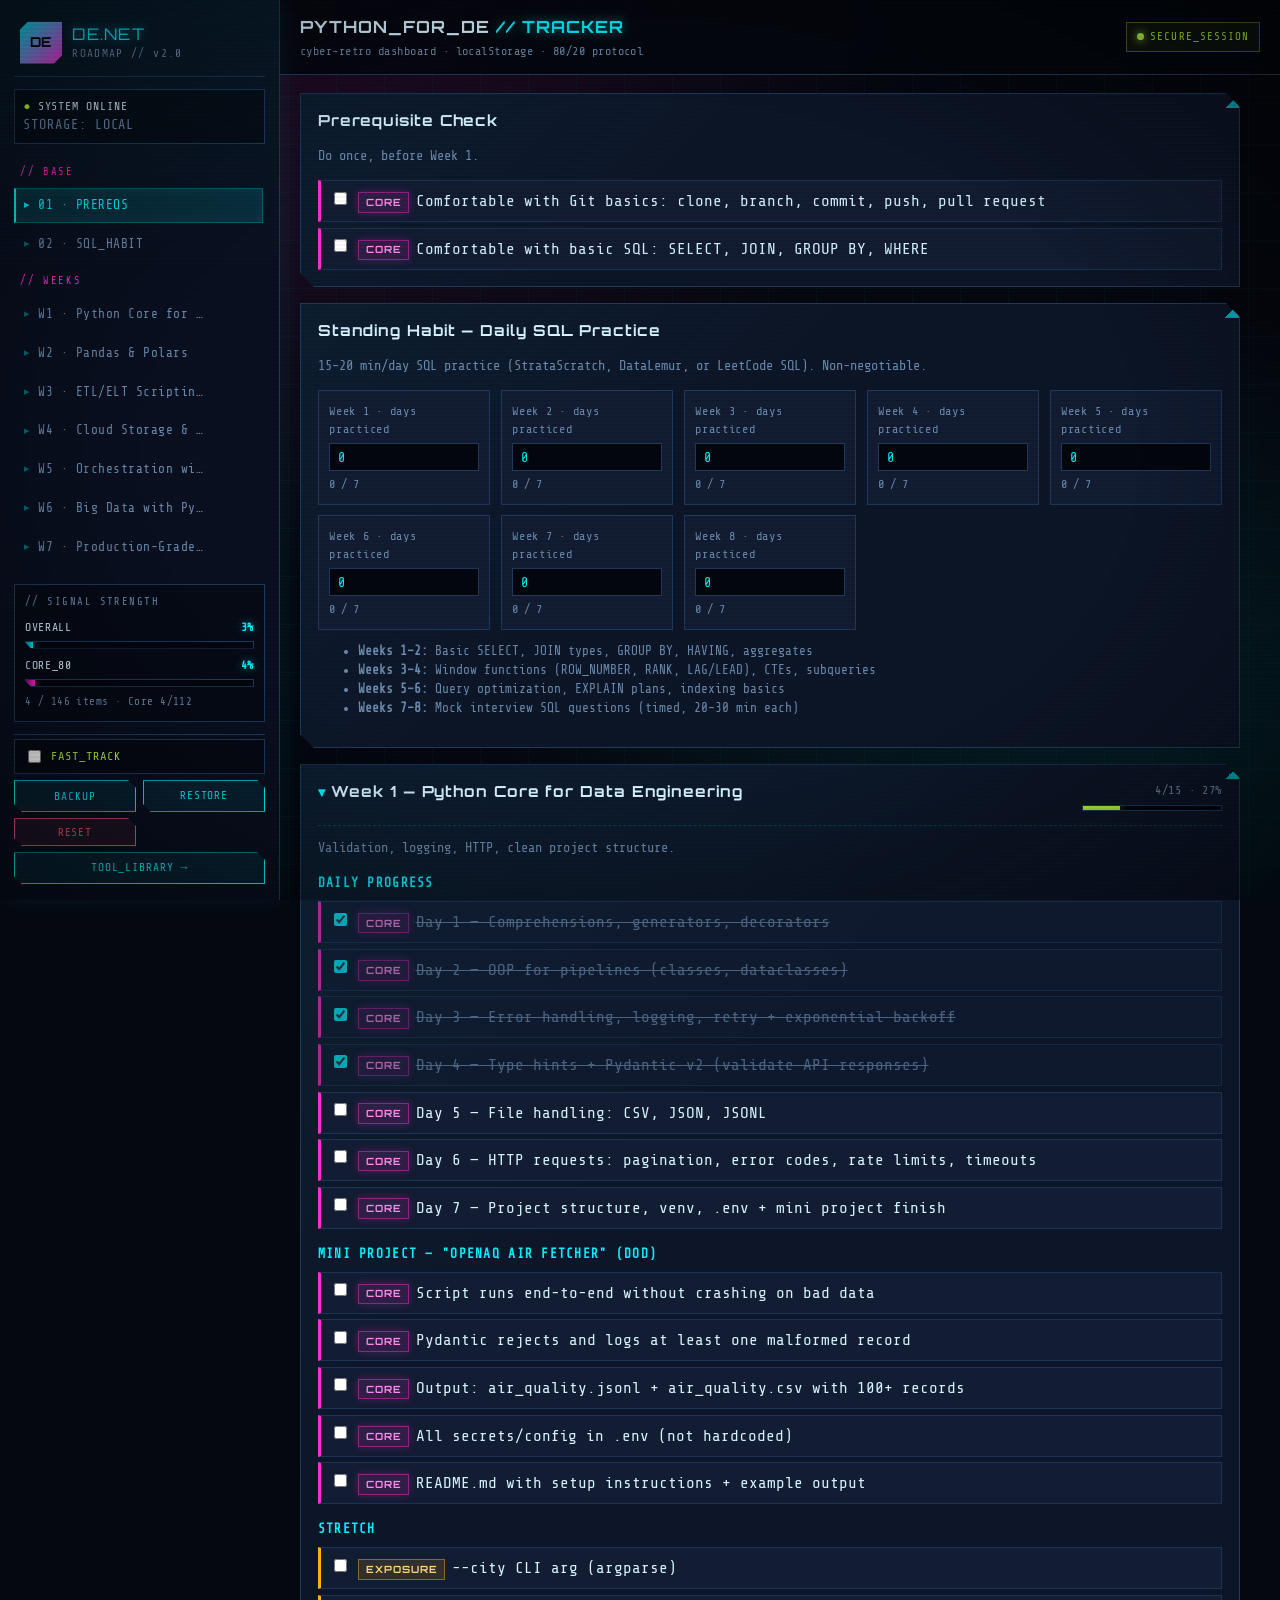
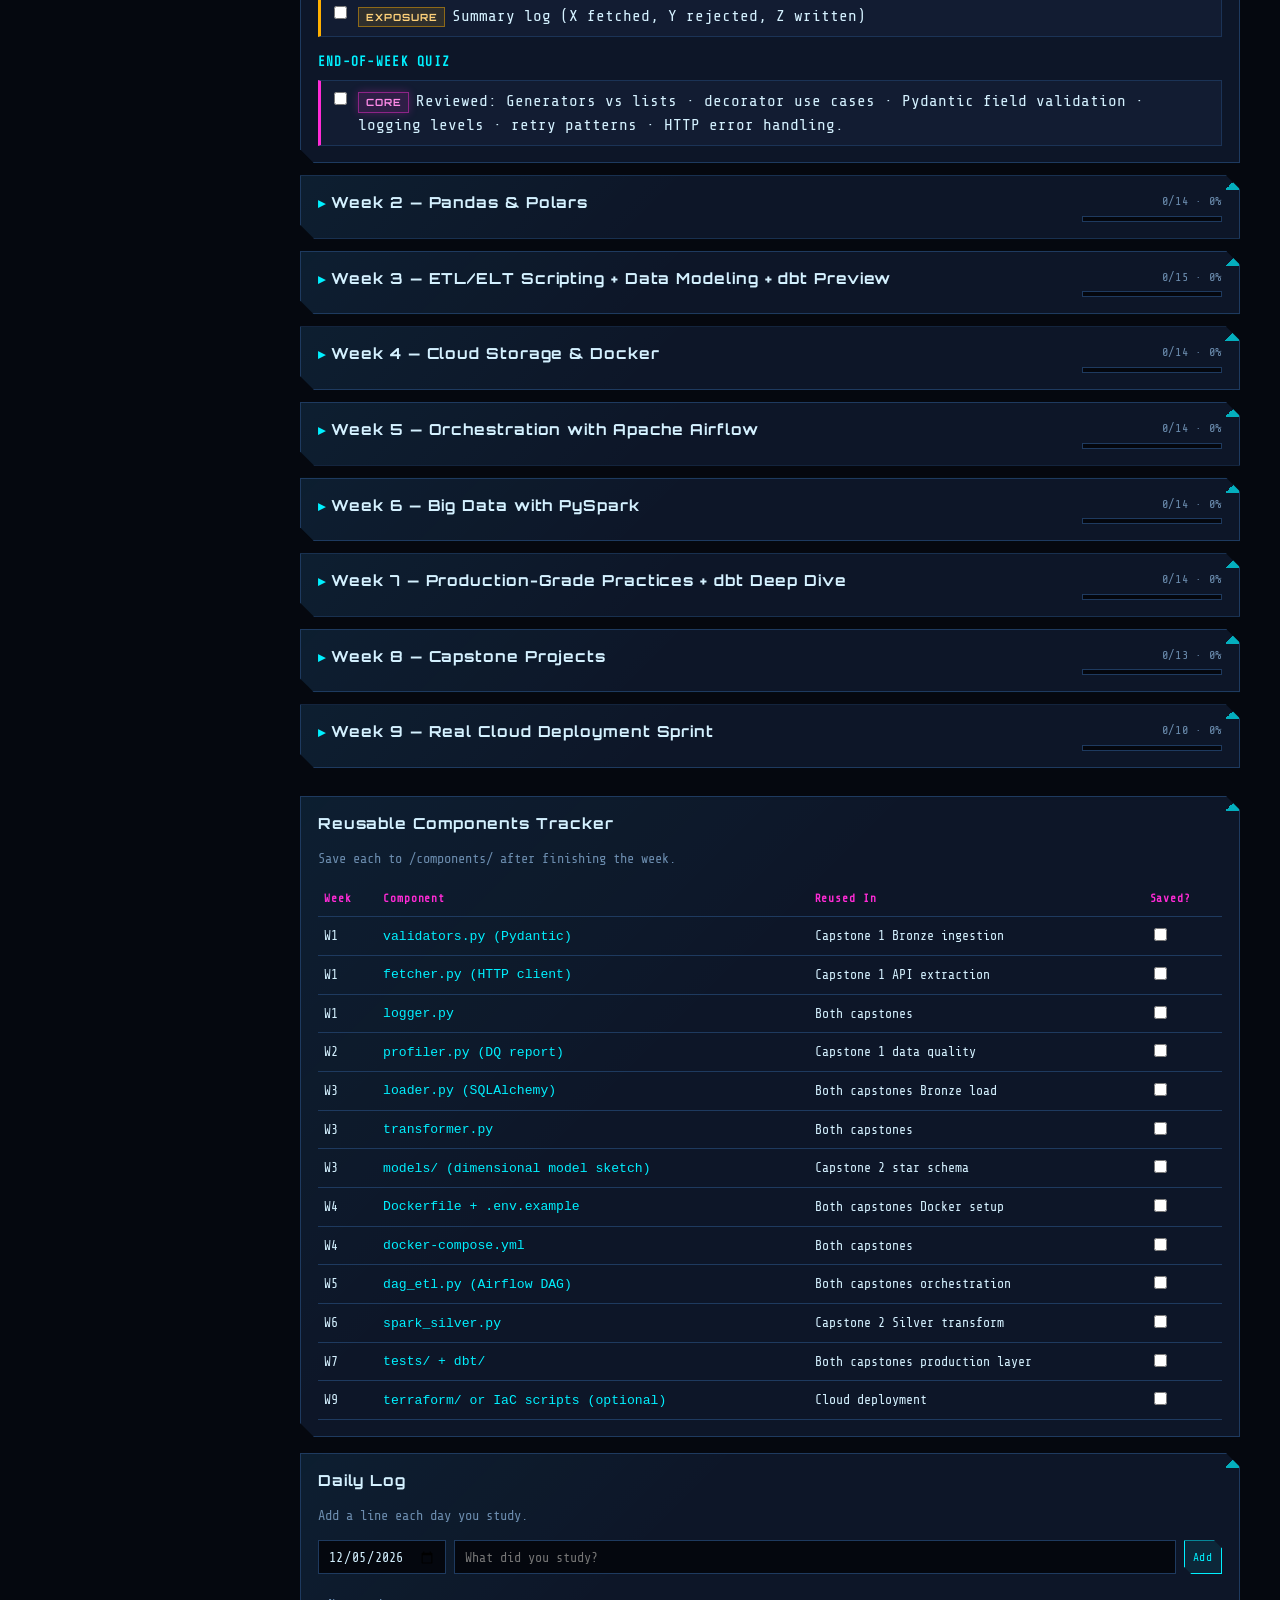
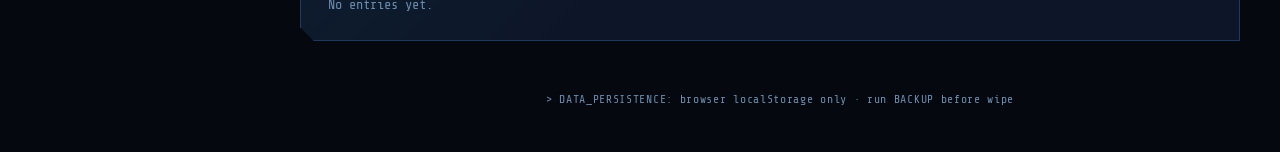
<file: index.html>
<!DOCTYPE html>
<html lang="en">
<head>
  <meta charset="UTF-8" />
  <meta name="viewport" content="width=device-width, initial-scale=1" />
  <title>DE.NET // Progress Tracker</title>
  <link rel="preconnect" href="https://fonts.googleapis.com" />
  <link rel="preconnect" href="https://fonts.gstatic.com" crossorigin />
  <link href="https://fonts.googleapis.com/css2?family=Orbitron:wght@500;700&family=Share+Tech+Mono&display=swap" rel="stylesheet" />
  <link rel="stylesheet" href="style.css" />
</head>
<body>
  <div class="crt-overlay" aria-hidden="true"></div>
  <div class="scanlines" aria-hidden="true"></div>

  <div class="app-shell">
    <aside class="sidebar" id="sidebar">
      <div class="sidebar-brand">
        <div class="brand-mark">DE</div>
        <div class="brand-text">
          <span class="brand-title">DE.NET</span>
          <span class="brand-sub">ROADMAP // v2.0</span>
        </div>
        <button type="button" class="sidebar-close" id="sidebarClose" aria-label="Close menu">✕</button>
      </div>

      <div class="sidebar-status">
        <div class="status-row">
          <span class="blink">●</span> SYSTEM ONLINE
        </div>
        <div class="status-row muted">STORAGE: LOCAL</div>
      </div>

      <nav class="sidebar-nav" id="siteNav"></nav>

      <div class="sidebar-progress">
        <div class="panel-label">// SIGNAL STRENGTH</div>
        <div class="progress-row">
          <div class="progress-label">
            <span>OVERALL</span>
            <strong id="overallPct">0%</strong>
          </div>
          <div class="bar"><div class="bar-fill" id="overallBar"></div></div>
        </div>
        <div class="progress-row">
          <div class="progress-label">
            <span>CORE_80</span>
            <strong id="corePct">0%</strong>
          </div>
          <div class="bar"><div class="bar-fill core" id="coreBar"></div></div>
        </div>
        <p class="progress-meta" id="progressMeta">0 / 0 items</p>
      </div>

      <div class="sidebar-actions">
        <label class="toggle">
          <input type="checkbox" id="fastTrackToggle" />
          <span>FAST_TRACK</span>
        </label>
        <button type="button" id="btnBackup" class="btn">BACKUP</button>
        <label class="btn btn-file">
          RESTORE
          <input type="file" id="restoreFile" accept="application/json,.json" hidden />
        </label>
        <button type="button" id="btnReset" class="btn btn-danger">RESET</button>
        <a class="btn" href="library/index.html" style="grid-column:1/-1;text-decoration:none;display:block;text-align:center">TOOL_LIBRARY →</a>
      </div>
    </aside>

    <div class="sidebar-backdrop" id="sidebarBackdrop" hidden></div>

    <div class="main-wrap">
      <header class="topbar">
        <button type="button" class="menu-btn" id="menuBtn" aria-label="Open menu">☰</button>
        <div class="topbar-copy">
          <h1>PYTHON_FOR_DE <span class="accent">// TRACKER</span></h1>
          <p class="subtitle">cyber-retro dashboard · localStorage · 80/20 protocol</p>
        </div>
        <div class="topbar-chip">
          <span class="chip-dot"></span>
          SECURE_SESSION
        </div>
      </header>

      <main>
        <section id="prereqs" class="card"></section>
        <section id="sqlHabit" class="card"></section>
        <section id="weeks" class="weeks"></section>
        <section id="components" class="card"></section>
        <section id="dailyLog" class="card"></section>
      </main>

      <footer class="site-footer">
        <p>&gt; DATA_PERSISTENCE: browser localStorage only · run BACKUP before wipe</p>
      </footer>
    </div>
  </div>

  <script src="data.js"></script>
  <script src="app.js"></script>
</body>
</html>
</file>
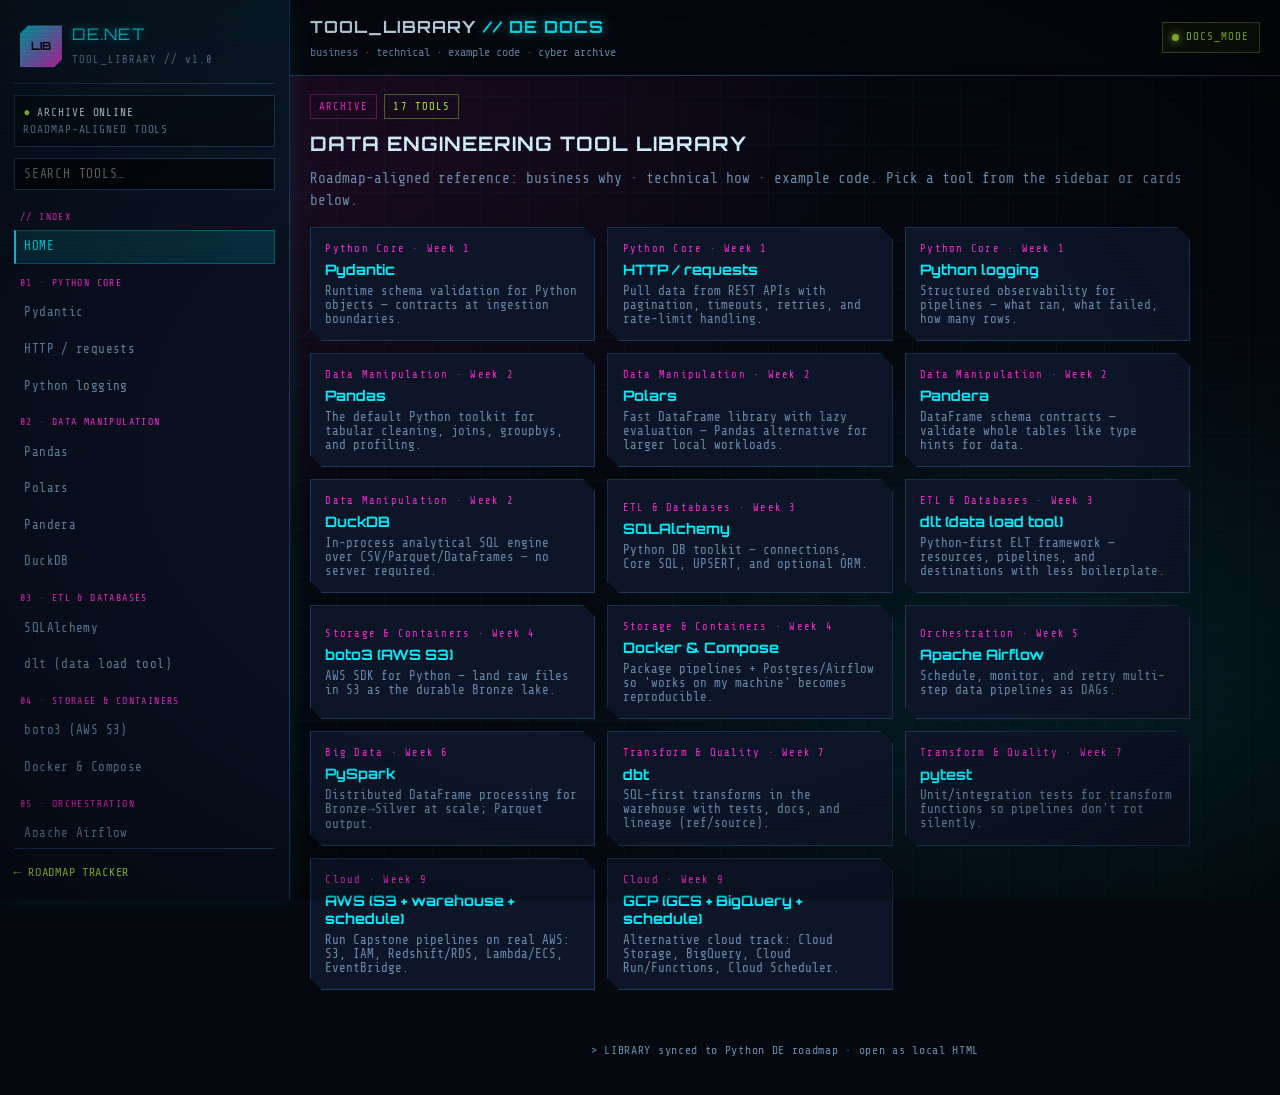
<file: library/index.html>
<!DOCTYPE html>
<html lang="en">
<head>
  <meta charset="UTF-8" />
  <meta name="viewport" content="width=device-width, initial-scale=1" />
  <title>DE.NET // Tool Library</title>
  <link rel="preconnect" href="https://fonts.googleapis.com" />
  <link rel="preconnect" href="https://fonts.gstatic.com" crossorigin />
  <link href="https://fonts.googleapis.com/css2?family=Orbitron:wght@500;700&family=Share+Tech+Mono&display=swap" rel="stylesheet" />
  <link rel="stylesheet" href="library.css" />
</head>
<body>
  <div class="crt-overlay" aria-hidden="true"></div>
  <div class="scanlines" aria-hidden="true"></div>

  <div class="app-shell">
    <aside class="sidebar" id="sidebar">
      <div class="sidebar-brand">
        <div class="brand-mark">LIB</div>
        <div class="brand-text">
          <span class="brand-title">DE.NET</span>
          <span class="brand-sub">TOOL_LIBRARY // v1.0</span>
        </div>
        <button type="button" class="sidebar-close" id="sidebarClose" aria-label="Close menu">✕</button>
      </div>

      <div class="sidebar-status">
        <div class="status-row"><span class="blink">●</span> ARCHIVE ONLINE</div>
        <div class="status-row muted">ROADMAP-ALIGNED TOOLS</div>
      </div>

      <div class="sidebar-search">
        <input type="search" id="searchInput" placeholder="SEARCH TOOLS…" autocomplete="off" />
      </div>

      <nav class="sidebar-nav" id="siteNav"></nav>

      <div class="sidebar-footer-link">
        <a href="../index.html">← ROADMAP TRACKER</a>
      </div>
    </aside>

    <div class="sidebar-backdrop" id="sidebarBackdrop" hidden></div>

    <div class="main-wrap">
      <header class="topbar">
        <button type="button" class="menu-btn" id="menuBtn" aria-label="Open menu">☰</button>
        <div class="topbar-copy">
          <h1>TOOL_LIBRARY <span class="accent">// DE DOCS</span></h1>
          <p class="subtitle">business · technical · example code · cyber archive</p>
        </div>
        <div class="topbar-chip">
          <span class="chip-dot"></span>
          DOCS_MODE
        </div>
      </header>

      <main id="mainContent"></main>

      <footer class="site-footer">
        <p>&gt; LIBRARY synced to Python DE roadmap · open as local HTML</p>
      </footer>
    </div>
  </div>

  <script src="content.js"></script>
  <script src="library-app.js"></script>
</body>
</html>
</file>
<file: style.css>
:root {
  --bg: #05080f;
  --bg-panel: #0a1020;
  --surface: #0d1628;
  --surface-2: #121c32;
  --border: #1e3a5f;
  --border-hot: #00f0ff;
  --text: #d4f1ff;
  --muted: #6b8cae;
  --cyan: #00f0ff;
  --magenta: #ff2bd6;
  --lime: #b8ff3c;
  --amber: #ffb000;
  --core: #ff2bd6;
  --core-bg: rgba(255, 43, 214, 0.12);
  --exposure: #ffb000;
  --exposure-bg: rgba(255, 176, 0, 0.12);
  --accent: #00f0ff;
  --accent-bg: rgba(0, 240, 255, 0.12);
  --success: #b8ff3c;
  --danger: #ff4d6d;
  --sidebar-w: 280px;
  --font-display: "Orbitron", sans-serif;
  --font-mono: "Share Tech Mono", ui-monospace, monospace;
}

* {
  box-sizing: border-box;
}

html {
  scroll-behavior: smooth;
}

body {
  margin: 0;
  font-family: var(--font-mono);
  background: var(--bg);
  color: var(--text);
  line-height: 1.5;
  min-height: 100vh;
  overflow-x: hidden;
}

/* Cyber grid + vignette */
body::before {
  content: "";
  position: fixed;
  inset: 0;
  background:
    linear-gradient(rgba(0, 240, 255, 0.03) 1px, transparent 1px),
    linear-gradient(90deg, rgba(0, 240, 255, 0.03) 1px, transparent 1px),
    radial-gradient(ellipse at 20% 0%, rgba(255, 43, 214, 0.12), transparent 45%),
    radial-gradient(ellipse at 90% 80%, rgba(0, 240, 255, 0.1), transparent 40%),
    var(--bg);
  background-size: 48px 48px, 48px 48px, auto, auto, auto;
  z-index: -2;
  pointer-events: none;
}

.scanlines {
  position: fixed;
  inset: 0;
  background: repeating-linear-gradient(
    0deg,
    transparent,
    transparent 2px,
    rgba(0, 0, 0, 0.12) 2px,
    rgba(0, 0, 0, 0.12) 4px
  );
  pointer-events: none;
  z-index: 50;
  opacity: 0.35;
}

.crt-overlay {
  position: fixed;
  inset: 0;
  background: radial-gradient(ellipse at center, transparent 55%, rgba(0, 0, 0, 0.45) 100%);
  pointer-events: none;
  z-index: 49;
}

/* Layout shell */
.app-shell {
  display: flex;
  min-height: 100vh;
}

.sidebar {
  position: fixed;
  top: 0;
  left: 0;
  width: var(--sidebar-w);
  height: 100vh;
  display: flex;
  flex-direction: column;
  gap: 0.75rem;
  padding: 1rem 0.85rem 1rem;
  background:
    linear-gradient(180deg, rgba(0, 240, 255, 0.06), transparent 30%),
    var(--bg-panel);
  border-right: 1px solid var(--border);
  box-shadow: 4px 0 24px rgba(0, 240, 255, 0.08);
  z-index: 40;
  overflow-y: auto;
}

.sidebar-brand {
  display: flex;
  align-items: center;
  gap: 0.65rem;
  padding: 0.35rem 0.4rem 0.75rem;
  border-bottom: 1px solid var(--border);
}

.brand-mark {
  width: 42px;
  height: 42px;
  display: grid;
  place-items: center;
  font-family: var(--font-display);
  font-weight: 700;
  font-size: 0.85rem;
  color: var(--bg);
  background: linear-gradient(135deg, var(--cyan), var(--magenta));
  clip-path: polygon(8px 0, 100% 0, 100% calc(100% - 8px), calc(100% - 8px) 100%, 0 100%, 0 8px);
  box-shadow: 0 0 16px rgba(0, 240, 255, 0.45);
}

.brand-text {
  display: flex;
  flex-direction: column;
  min-width: 0;
}

.brand-title {
  font-family: var(--font-display);
  font-size: 1rem;
  letter-spacing: 0.08em;
  color: var(--cyan);
  text-shadow: 0 0 10px rgba(0, 240, 255, 0.6);
}

.brand-sub {
  font-size: 0.7rem;
  color: var(--muted);
  letter-spacing: 0.12em;
}

.sidebar-close {
  display: none;
  margin-left: auto;
  background: transparent;
  border: 1px solid var(--border);
  color: var(--muted);
  width: 32px;
  height: 32px;
  cursor: pointer;
  font-family: var(--font-mono);
}

.sidebar-status {
  padding: 0.5rem 0.55rem;
  border: 1px solid var(--border);
  background: rgba(0, 0, 0, 0.35);
  font-size: 0.72rem;
  letter-spacing: 0.08em;
}

.status-row {
  display: flex;
  align-items: center;
  gap: 0.4rem;
}

.status-row .blink {
  color: var(--lime);
  animation: blink 1.4s steps(2, end) infinite;
}

@keyframes blink {
  50% { opacity: 0.2; }
}

.sidebar-nav {
  display: flex;
  flex-direction: column;
  gap: 0.2rem;
  flex: 1;
  min-height: 0;
  overflow-y: auto;
  padding-right: 0.15rem;
}

.nav-group-label {
  margin: 0.55rem 0 0.25rem;
  padding: 0 0.4rem;
  font-size: 0.65rem;
  letter-spacing: 0.16em;
  color: var(--magenta);
  text-transform: uppercase;
}

.sidebar-nav a {
  display: flex;
  align-items: center;
  gap: 0.45rem;
  color: var(--muted);
  text-decoration: none;
  font-size: 0.8rem;
  letter-spacing: 0.04em;
  padding: 0.45rem 0.55rem;
  border: 1px solid transparent;
  border-left: 2px solid transparent;
  transition: color 0.15s, border-color 0.15s, background 0.15s, box-shadow 0.15s;
}

.sidebar-nav a::before {
  content: "▸";
  color: var(--border-hot);
  opacity: 0.4;
  font-size: 0.7rem;
}

.sidebar-nav a:hover,
.sidebar-nav a.active {
  color: var(--cyan);
  background: var(--accent-bg);
  border-color: rgba(0, 240, 255, 0.25);
  border-left-color: var(--cyan);
  box-shadow: inset 0 0 12px rgba(0, 240, 255, 0.08);
}

.sidebar-nav a:hover::before,
.sidebar-nav a.active::before {
  opacity: 1;
}

.sidebar-progress {
  padding: 0.65rem;
  border: 1px solid var(--border);
  background: rgba(0, 0, 0, 0.3);
}

.panel-label {
  font-size: 0.65rem;
  letter-spacing: 0.14em;
  color: var(--muted);
  margin-bottom: 0.55rem;
}

.progress-row + .progress-row {
  margin-top: 0.55rem;
}

.progress-label {
  display: flex;
  justify-content: space-between;
  font-size: 0.72rem;
  letter-spacing: 0.06em;
  margin-bottom: 0.25rem;
}

.progress-label strong {
  color: var(--cyan);
  text-shadow: 0 0 8px rgba(0, 240, 255, 0.5);
}

.bar {
  height: 8px;
  background: #04070e;
  border: 1px solid var(--border);
  overflow: hidden;
  clip-path: polygon(0 0, 100% 0, 100% 100%, 6px 100%, 0 calc(100% - 6px));
}

.bar-fill {
  height: 100%;
  width: 0%;
  background: linear-gradient(90deg, #007a88, var(--cyan));
  box-shadow: 0 0 10px rgba(0, 240, 255, 0.7);
  transition: width 0.25s ease;
}

.bar-fill.core {
  background: linear-gradient(90deg, #8a0a70, var(--magenta));
  box-shadow: 0 0 10px rgba(255, 43, 214, 0.7);
}

.progress-meta {
  margin: 0.45rem 0 0;
  color: var(--muted);
  font-size: 0.68rem;
  letter-spacing: 0.04em;
}

.sidebar-actions {
  display: grid;
  grid-template-columns: 1fr 1fr;
  gap: 0.4rem;
  padding-top: 0.25rem;
  border-top: 1px solid var(--border);
}

.sidebar-actions .toggle {
  grid-column: 1 / -1;
}

.toggle {
  display: inline-flex;
  align-items: center;
  gap: 0.45rem;
  font-size: 0.75rem;
  letter-spacing: 0.08em;
  background: rgba(0, 0, 0, 0.35);
  border: 1px solid var(--border);
  padding: 0.45rem 0.6rem;
  cursor: pointer;
  user-select: none;
  color: var(--lime);
}

.toggle input {
  accent-color: var(--lime);
}

.btn,
.btn-file {
  appearance: none;
  border: 1px solid var(--cyan);
  background: rgba(0, 240, 255, 0.08);
  color: var(--cyan);
  padding: 0.4rem 0.5rem;
  font-size: 0.7rem;
  letter-spacing: 0.08em;
  cursor: pointer;
  font-family: var(--font-mono);
  text-align: center;
  clip-path: polygon(0 0, calc(100% - 8px) 0, 100% 8px, 100% 100%, 8px 100%, 0 calc(100% - 8px));
}

.btn:hover,
.btn-file:hover {
  background: rgba(0, 240, 255, 0.18);
  box-shadow: 0 0 14px rgba(0, 240, 255, 0.35);
}

.btn-danger {
  border-color: var(--danger);
  color: var(--danger);
  background: rgba(255, 77, 109, 0.08);
}

.btn-danger:hover {
  box-shadow: 0 0 14px rgba(255, 77, 109, 0.35);
}

.main-wrap {
  margin-left: var(--sidebar-w);
  flex: 1;
  min-width: 0;
  display: flex;
  flex-direction: column;
}

.topbar {
  position: sticky;
  top: 0;
  z-index: 30;
  display: flex;
  align-items: center;
  gap: 0.85rem;
  padding: 0.85rem 1.25rem;
  background: rgba(5, 8, 15, 0.88);
  border-bottom: 1px solid var(--border);
  backdrop-filter: blur(8px);
}

.menu-btn {
  display: none;
  background: transparent;
  border: 1px solid var(--cyan);
  color: var(--cyan);
  width: 40px;
  height: 40px;
  cursor: pointer;
  font-size: 1.1rem;
  font-family: var(--font-mono);
}

.topbar-copy {
  flex: 1;
  min-width: 0;
}

.topbar h1 {
  margin: 0;
  font-family: var(--font-display);
  font-size: 1.05rem;
  letter-spacing: 0.06em;
  font-weight: 700;
}

.topbar h1 .accent {
  color: var(--cyan);
  text-shadow: 0 0 12px rgba(0, 240, 255, 0.55);
}

.subtitle {
  margin: 0.2rem 0 0;
  color: var(--muted);
  font-size: 0.75rem;
  letter-spacing: 0.04em;
}

.topbar-chip {
  display: inline-flex;
  align-items: center;
  gap: 0.4rem;
  font-size: 0.68rem;
  letter-spacing: 0.1em;
  color: var(--lime);
  border: 1px solid rgba(184, 255, 60, 0.35);
  padding: 0.35rem 0.6rem;
  background: rgba(184, 255, 60, 0.06);
}

.chip-dot {
  width: 7px;
  height: 7px;
  border-radius: 50%;
  background: var(--lime);
  box-shadow: 0 0 8px var(--lime);
  animation: blink 1.6s steps(2, end) infinite;
}

main {
  padding: 1.15rem 1.25rem;
  display: flex;
  flex-direction: column;
  gap: 1rem;
  max-width: 980px;
}

.card,
.week-card {
  background:
    linear-gradient(135deg, rgba(0, 240, 255, 0.04), transparent 40%),
    var(--surface);
  border: 1px solid var(--border);
  padding: 1rem 1.05rem;
  position: relative;
  box-shadow: 0 0 0 1px rgba(0, 240, 255, 0.04), 0 12px 28px rgba(0, 0, 0, 0.35);
  clip-path: polygon(0 0, calc(100% - 14px) 0, 100% 14px, 100% 100%, 14px 100%, 0 calc(100% - 14px));
}

.card::before,
.week-card::before {
  content: "";
  position: absolute;
  top: 0;
  right: 0;
  width: 14px;
  height: 14px;
  background: linear-gradient(135deg, transparent 50%, var(--cyan) 50%);
  opacity: 0.7;
}

.card h2,
.week-card h2 {
  margin: 0 0 0.75rem;
  font-family: var(--font-display);
  font-size: 0.95rem;
  letter-spacing: 0.06em;
  color: var(--text);
}

.card h3,
.week-card h3 {
  margin: 1rem 0 0.5rem;
  font-size: 0.8rem;
  letter-spacing: 0.1em;
  color: var(--cyan);
  text-transform: uppercase;
}

.muted {
  color: var(--muted);
  font-size: 0.85rem;
}

.checklist {
  list-style: none;
  margin: 0;
  padding: 0;
  display: flex;
  flex-direction: column;
  gap: 0.35rem;
}

.checklist li {
  display: flex;
  align-items: flex-start;
  gap: 0.55rem;
  padding: 0.5rem 0.55rem;
  background: var(--surface-2);
  border: 1px solid rgba(30, 58, 95, 0.8);
}

.checklist li.done {
  opacity: 0.65;
}

.checklist li.done label {
  text-decoration: line-through;
  color: var(--muted);
}

.checklist input[type="checkbox"] {
  margin-top: 0.15rem;
  accent-color: var(--cyan);
  flex-shrink: 0;
}

.badge {
  display: inline-block;
  font-size: 0.62rem;
  font-weight: 700;
  letter-spacing: 0.1em;
  padding: 0.12rem 0.4rem;
  margin-right: 0.4rem;
  vertical-align: middle;
  font-family: var(--font-display);
}

.badge.core {
  background: var(--core-bg);
  color: #ff8ae8;
  border: 1px solid rgba(255, 43, 214, 0.45);
  box-shadow: 0 0 8px rgba(255, 43, 214, 0.25);
}

.badge.exposure {
  background: var(--exposure-bg);
  color: #ffd27a;
  border: 1px solid rgba(255, 176, 0, 0.45);
}

.item-core {
  border-left: 3px solid var(--core) !important;
}

.item-exposure {
  border-left: 3px solid var(--exposure) !important;
}

body.fast-track .item-exposure {
  display: none;
}

.week-card {
  margin-bottom: 0.75rem;
}

.week-header {
  display: flex;
  gap: 0.75rem;
  align-items: flex-start;
  justify-content: space-between;
  cursor: pointer;
  user-select: none;
}

.week-header h2 {
  margin: 0;
}

.week-meta {
  display: flex;
  flex-direction: column;
  align-items: flex-end;
  gap: 0.35rem;
  min-width: 140px;
}

.week-pct {
  font-size: 0.75rem;
  color: var(--muted);
  letter-spacing: 0.06em;
}

.mini-bar {
  width: 140px;
  height: 6px;
  background: #04070e;
  border: 1px solid var(--border);
  overflow: hidden;
}

.mini-bar > div {
  height: 100%;
  width: 0%;
  background: var(--lime);
  box-shadow: 0 0 8px rgba(184, 255, 60, 0.6);
  transition: width 0.25s ease;
}

.week-body {
  margin-top: 0.85rem;
  display: none;
  border-top: 1px dashed rgba(0, 240, 255, 0.2);
  padding-top: 0.75rem;
}

.week-card.open .week-body {
  display: block;
}

.chevron {
  color: var(--cyan);
  font-size: 0.9rem;
  margin-right: 0.35rem;
}

.track-switch {
  display: inline-flex;
  gap: 0.25rem;
  background: #04070e;
  padding: 0.2rem;
  border: 1px solid var(--border);
  margin: 0.5rem 0 0.75rem;
}

.track-switch button {
  border: none;
  background: transparent;
  color: var(--muted);
  padding: 0.35rem 0.75rem;
  cursor: pointer;
  font-family: var(--font-mono);
  font-size: 0.8rem;
  letter-spacing: 0.08em;
}

.track-switch button.active {
  background: var(--accent-bg);
  color: var(--cyan);
  box-shadow: 0 0 10px rgba(0, 240, 255, 0.25);
}

.sql-grid {
  display: grid;
  grid-template-columns: repeat(auto-fill, minmax(170px, 1fr));
  gap: 0.65rem;
}

.sql-cell {
  background: var(--surface-2);
  padding: 0.65rem;
  border: 1px solid var(--border);
}

.sql-cell label {
  display: block;
  font-size: 0.75rem;
  letter-spacing: 0.06em;
  margin-bottom: 0.35rem;
  color: var(--muted);
}

.sql-cell input[type="number"] {
  width: 100%;
  background: #04070e;
  border: 1px solid var(--border);
  color: var(--cyan);
  padding: 0.35rem 0.5rem;
  font-family: var(--font-mono);
}

.sql-focus {
  margin-top: 0.75rem;
  font-size: 0.8rem;
  color: var(--muted);
}

.components-table {
  width: 100%;
  border-collapse: collapse;
  font-size: 0.82rem;
}

.components-table th,
.components-table td {
  text-align: left;
  padding: 0.5rem 0.4rem;
  border-bottom: 1px solid var(--border);
}

.components-table th {
  color: var(--magenta);
  font-weight: 600;
  letter-spacing: 0.08em;
  font-size: 0.7rem;
}

.components-table code {
  color: var(--cyan);
}

.log-form {
  display: flex;
  gap: 0.5rem;
  flex-wrap: wrap;
  margin-bottom: 0.75rem;
}

.log-form input[type="date"],
.log-form input[type="text"] {
  background: #04070e;
  border: 1px solid var(--border);
  color: var(--text);
  padding: 0.45rem 0.6rem;
  font-family: var(--font-mono);
}

.log-form input[type="text"] {
  flex: 1;
  min-width: 200px;
}

.log-form input:focus {
  outline: none;
  border-color: var(--cyan);
  box-shadow: 0 0 10px rgba(0, 240, 255, 0.25);
}

.log-list {
  list-style: none;
  margin: 0;
  padding: 0;
  display: flex;
  flex-direction: column;
  gap: 0.4rem;
}

.log-list li {
  display: flex;
  justify-content: space-between;
  gap: 0.75rem;
  align-items: flex-start;
  background: var(--surface-2);
  padding: 0.55rem 0.65rem;
  border: 1px solid var(--border);
}

.log-list .log-date {
  color: var(--cyan);
  font-size: 0.75rem;
  white-space: nowrap;
  letter-spacing: 0.06em;
}

.log-list .log-note {
  flex: 1;
}

.log-list .btn-x {
  border: none;
  background: transparent;
  color: var(--muted);
  cursor: pointer;
  font-size: 1rem;
  line-height: 1;
  font-family: var(--font-mono);
}

.log-list .btn-x:hover {
  color: var(--danger);
}

.goal {
  font-size: 0.85rem;
  color: var(--muted);
  margin: 0 0 0.75rem;
}

.site-footer {
  text-align: center;
  color: var(--muted);
  font-size: 0.72rem;
  letter-spacing: 0.06em;
  padding: 1.25rem 1rem 2rem;
}

.sidebar-backdrop {
  display: none;
}

@media (max-width: 900px) {
  .sidebar {
    transform: translateX(-105%);
    transition: transform 0.22s ease;
  }

  body.sidebar-open .sidebar {
    transform: translateX(0);
  }

  .sidebar-backdrop {
    display: block;
    position: fixed;
    inset: 0;
    background: rgba(0, 0, 0, 0.65);
    z-index: 35;
  }

  .sidebar-backdrop[hidden] {
    display: none;
  }

  .sidebar-close,
  .menu-btn {
    display: grid;
    place-items: center;
  }

  .main-wrap {
    margin-left: 0;
  }

  .topbar-chip {
    display: none;
  }

  .week-meta {
    min-width: 100px;
  }

  .mini-bar {
    width: 100px;
  }
}
</file>
<file: library/library.css>
:root {
  --bg: #05080f;
  --bg-panel: #0a1020;
  --surface: #0d1628;
  --surface-2: #121c32;
  --border: #1e3a5f;
  --text: #d4f1ff;
  --muted: #6b8cae;
  --cyan: #00f0ff;
  --magenta: #ff2bd6;
  --lime: #b8ff3c;
  --amber: #ffb000;
  --accent: #00f0ff;
  --accent-bg: rgba(0, 240, 255, 0.12);
  --danger: #ff4d6d;
  --sidebar-w: 290px;
  --font-display: "Orbitron", sans-serif;
  --font-mono: "Share Tech Mono", ui-monospace, monospace;
}

* { box-sizing: border-box; }
html { scroll-behavior: smooth; }

body {
  margin: 0;
  font-family: var(--font-mono);
  background: var(--bg);
  color: var(--text);
  line-height: 1.55;
  min-height: 100vh;
  overflow-x: hidden;
}

body::before {
  content: "";
  position: fixed;
  inset: 0;
  background:
    linear-gradient(rgba(0, 240, 255, 0.03) 1px, transparent 1px),
    linear-gradient(90deg, rgba(0, 240, 255, 0.03) 1px, transparent 1px),
    radial-gradient(ellipse at 20% 0%, rgba(255, 43, 214, 0.12), transparent 45%),
    radial-gradient(ellipse at 90% 80%, rgba(0, 240, 255, 0.1), transparent 40%),
    var(--bg);
  background-size: 48px 48px, 48px 48px, auto, auto, auto;
  z-index: -2;
  pointer-events: none;
}

.scanlines {
  position: fixed;
  inset: 0;
  background: repeating-linear-gradient(
    0deg, transparent, transparent 2px, rgba(0, 0, 0, 0.12) 2px, rgba(0, 0, 0, 0.12) 4px
  );
  pointer-events: none;
  z-index: 50;
  opacity: 0.35;
}

.crt-overlay {
  position: fixed;
  inset: 0;
  background: radial-gradient(ellipse at center, transparent 55%, rgba(0, 0, 0, 0.45) 100%);
  pointer-events: none;
  z-index: 49;
}

.app-shell { display: flex; min-height: 100vh; }

.sidebar {
  position: fixed;
  top: 0; left: 0;
  width: var(--sidebar-w);
  height: 100vh;
  display: flex;
  flex-direction: column;
  gap: 0.65rem;
  padding: 1rem 0.85rem;
  background: linear-gradient(180deg, rgba(0, 240, 255, 0.06), transparent 30%), var(--bg-panel);
  border-right: 1px solid var(--border);
  box-shadow: 4px 0 24px rgba(0, 240, 255, 0.08);
  z-index: 40;
  overflow-y: auto;
}

.sidebar-brand {
  display: flex;
  align-items: center;
  gap: 0.65rem;
  padding: 0.35rem 0.4rem 0.75rem;
  border-bottom: 1px solid var(--border);
}

.brand-mark {
  width: 42px; height: 42px;
  display: grid; place-items: center;
  font-family: var(--font-display);
  font-weight: 700;
  font-size: 0.7rem;
  color: var(--bg);
  background: linear-gradient(135deg, var(--cyan), var(--magenta));
  clip-path: polygon(8px 0, 100% 0, 100% calc(100% - 8px), calc(100% - 8px) 100%, 0 100%, 0 8px);
  box-shadow: 0 0 16px rgba(0, 240, 255, 0.45);
}

.brand-title {
  font-family: var(--font-display);
  font-size: 1rem;
  letter-spacing: 0.08em;
  color: var(--cyan);
  text-shadow: 0 0 10px rgba(0, 240, 255, 0.6);
  display: block;
}

.brand-sub {
  font-size: 0.65rem;
  color: var(--muted);
  letter-spacing: 0.1em;
}

.sidebar-close {
  display: none;
  margin-left: auto;
  background: transparent;
  border: 1px solid var(--border);
  color: var(--muted);
  width: 32px; height: 32px;
  cursor: pointer;
  font-family: var(--font-mono);
}

.sidebar-status {
  padding: 0.5rem 0.55rem;
  border: 1px solid var(--border);
  background: rgba(0, 0, 0, 0.35);
  font-size: 0.7rem;
  letter-spacing: 0.08em;
}

.status-row { display: flex; align-items: center; gap: 0.4rem; }
.status-row .blink { color: var(--lime); animation: blink 1.4s steps(2, end) infinite; }
@keyframes blink { 50% { opacity: 0.2; } }
.muted { color: var(--muted); }

.sidebar-search input {
  width: 100%;
  background: #04070e;
  border: 1px solid var(--border);
  color: var(--cyan);
  padding: 0.5rem 0.6rem;
  font-family: var(--font-mono);
  font-size: 0.8rem;
  letter-spacing: 0.06em;
}

.sidebar-search input:focus {
  outline: none;
  border-color: var(--cyan);
  box-shadow: 0 0 10px rgba(0, 240, 255, 0.25);
}

.sidebar-nav {
  display: flex;
  flex-direction: column;
  gap: 0.15rem;
  flex: 1;
  min-height: 0;
  overflow-y: auto;
}

.nav-group-label {
  margin: 0.55rem 0 0.2rem;
  padding: 0 0.4rem;
  font-size: 0.62rem;
  letter-spacing: 0.14em;
  color: var(--magenta);
  text-transform: uppercase;
}

.sidebar-nav a {
  display: block;
  color: var(--muted);
  text-decoration: none;
  font-size: 0.78rem;
  letter-spacing: 0.03em;
  padding: 0.4rem 0.55rem;
  border: 1px solid transparent;
  border-left: 2px solid transparent;
}

.sidebar-nav a:hover,
.sidebar-nav a.active {
  color: var(--cyan);
  background: var(--accent-bg);
  border-color: rgba(0, 240, 255, 0.25);
  border-left-color: var(--cyan);
}

.sidebar-nav a.hidden { display: none; }

.sidebar-footer-link {
  border-top: 1px solid var(--border);
  padding-top: 0.65rem;
}

.sidebar-footer-link a {
  color: var(--lime);
  text-decoration: none;
  font-size: 0.75rem;
  letter-spacing: 0.06em;
}

.main-wrap {
  margin-left: var(--sidebar-w);
  flex: 1;
  min-width: 0;
  display: flex;
  flex-direction: column;
}

.topbar {
  position: sticky;
  top: 0;
  z-index: 30;
  display: flex;
  align-items: center;
  gap: 0.85rem;
  padding: 0.85rem 1.25rem;
  background: rgba(5, 8, 15, 0.88);
  border-bottom: 1px solid var(--border);
  backdrop-filter: blur(8px);
}

.menu-btn {
  display: none;
  background: transparent;
  border: 1px solid var(--cyan);
  color: var(--cyan);
  width: 40px; height: 40px;
  cursor: pointer;
  font-size: 1.1rem;
  font-family: var(--font-mono);
}

.topbar-copy { flex: 1; min-width: 0; }

.topbar h1 {
  margin: 0;
  font-family: var(--font-display);
  font-size: 1.05rem;
  letter-spacing: 0.06em;
}

.topbar h1 .accent {
  color: var(--cyan);
  text-shadow: 0 0 12px rgba(0, 240, 255, 0.55);
}

.subtitle {
  margin: 0.2rem 0 0;
  color: var(--muted);
  font-size: 0.75rem;
}

.topbar-chip {
  display: inline-flex;
  align-items: center;
  gap: 0.4rem;
  font-size: 0.68rem;
  letter-spacing: 0.1em;
  color: var(--lime);
  border: 1px solid rgba(184, 255, 60, 0.35);
  padding: 0.35rem 0.6rem;
  background: rgba(184, 255, 60, 0.06);
}

.chip-dot {
  width: 7px; height: 7px;
  border-radius: 50%;
  background: var(--lime);
  box-shadow: 0 0 8px var(--lime);
  animation: blink 1.6s steps(2, end) infinite;
}

main {
  padding: 1.15rem 1.25rem 2rem;
  max-width: 920px;
}

.home-grid {
  display: grid;
  grid-template-columns: repeat(auto-fill, minmax(240px, 1fr));
  gap: 0.75rem;
}

.home-card {
  background: var(--surface);
  border: 1px solid var(--border);
  padding: 0.9rem;
  cursor: pointer;
  text-align: left;
  color: inherit;
  font-family: var(--font-mono);
  clip-path: polygon(0 0, calc(100% - 12px) 0, 100% 12px, 100% 100%, 12px 100%, 0 calc(100% - 12px));
}

.home-card:hover {
  border-color: var(--cyan);
  box-shadow: 0 0 16px rgba(0, 240, 255, 0.2);
}

.home-card .part {
  font-size: 0.65rem;
  letter-spacing: 0.12em;
  color: var(--magenta);
}

.home-card h3 {
  margin: 0.35rem 0;
  font-family: var(--font-display);
  font-size: 0.9rem;
  color: var(--cyan);
}

.home-card p {
  margin: 0;
  font-size: 0.78rem;
  color: var(--muted);
}

.doc-header {
  margin-bottom: 1rem;
}

.doc-header .meta {
  display: flex;
  flex-wrap: wrap;
  gap: 0.45rem;
  margin-bottom: 0.55rem;
}

.pill {
  font-size: 0.65rem;
  letter-spacing: 0.1em;
  padding: 0.2rem 0.5rem;
  border: 1px solid var(--border);
  color: var(--muted);
}

.pill.week { color: var(--lime); border-color: rgba(184, 255, 60, 0.35); }
.pill.part { color: var(--magenta); border-color: rgba(255, 43, 214, 0.35); }

.doc-header h2 {
  margin: 0;
  font-family: var(--font-display);
  font-size: 1.25rem;
  letter-spacing: 0.05em;
  color: var(--text);
}

.doc-header .summary {
  margin: 0.5rem 0 0;
  color: var(--muted);
  font-size: 0.9rem;
}

.section-card {
  background: linear-gradient(135deg, rgba(0, 240, 255, 0.04), transparent 40%), var(--surface);
  border: 1px solid var(--border);
  padding: 1rem 1.05rem;
  margin-bottom: 0.85rem;
  position: relative;
  clip-path: polygon(0 0, calc(100% - 14px) 0, 100% 14px, 100% 100%, 14px 100%, 0 calc(100% - 14px));
}

.section-card::before {
  content: "";
  position: absolute;
  top: 0; right: 0;
  width: 14px; height: 14px;
  background: linear-gradient(135deg, transparent 50%, var(--cyan) 50%);
  opacity: 0.7;
}

.section-card h3 {
  margin: 0 0 0.65rem;
  font-family: var(--font-display);
  font-size: 0.8rem;
  letter-spacing: 0.12em;
  color: var(--cyan);
}

.section-card.business h3 { color: var(--lime); }
.section-card.technical h3 { color: var(--cyan); }
.section-card.example h3 { color: var(--magenta); }

.section-card ul {
  margin: 0;
  padding-left: 1.1rem;
  color: var(--text);
  font-size: 0.88rem;
}

.section-card li + li { margin-top: 0.35rem; }

.section-card pre {
  margin: 0;
  padding: 0.85rem;
  background: #04070e;
  border: 1px solid var(--border);
  overflow-x: auto;
  font-size: 0.78rem;
  line-height: 1.45;
  color: #b8e0f0;
}

.section-card code {
  font-family: var(--font-mono);
}

.when-not {
  margin-top: 0.75rem;
  padding: 0.65rem 0.75rem;
  border: 1px dashed rgba(255, 176, 0, 0.4);
  background: rgba(255, 176, 0, 0.06);
  font-size: 0.82rem;
  color: var(--amber);
}

.site-footer {
  text-align: center;
  color: var(--muted);
  font-size: 0.72rem;
  letter-spacing: 0.06em;
  padding: 0.5rem 1rem 1.5rem;
}

.sidebar-backdrop { display: none; }

.empty-state {
  color: var(--muted);
  padding: 2rem 0;
  text-align: center;
}

@media (max-width: 900px) {
  .sidebar {
    transform: translateX(-105%);
    transition: transform 0.22s ease;
  }
  body.sidebar-open .sidebar { transform: translateX(0); }
  .sidebar-backdrop {
    display: block;
    position: fixed;
    inset: 0;
    background: rgba(0, 0, 0, 0.65);
    z-index: 35;
  }
  .sidebar-backdrop[hidden] { display: none; }
  .sidebar-close, .menu-btn { display: grid; place-items: center; }
  .main-wrap { margin-left: 0; }
  .topbar-chip { display: none; }
}
</file>
